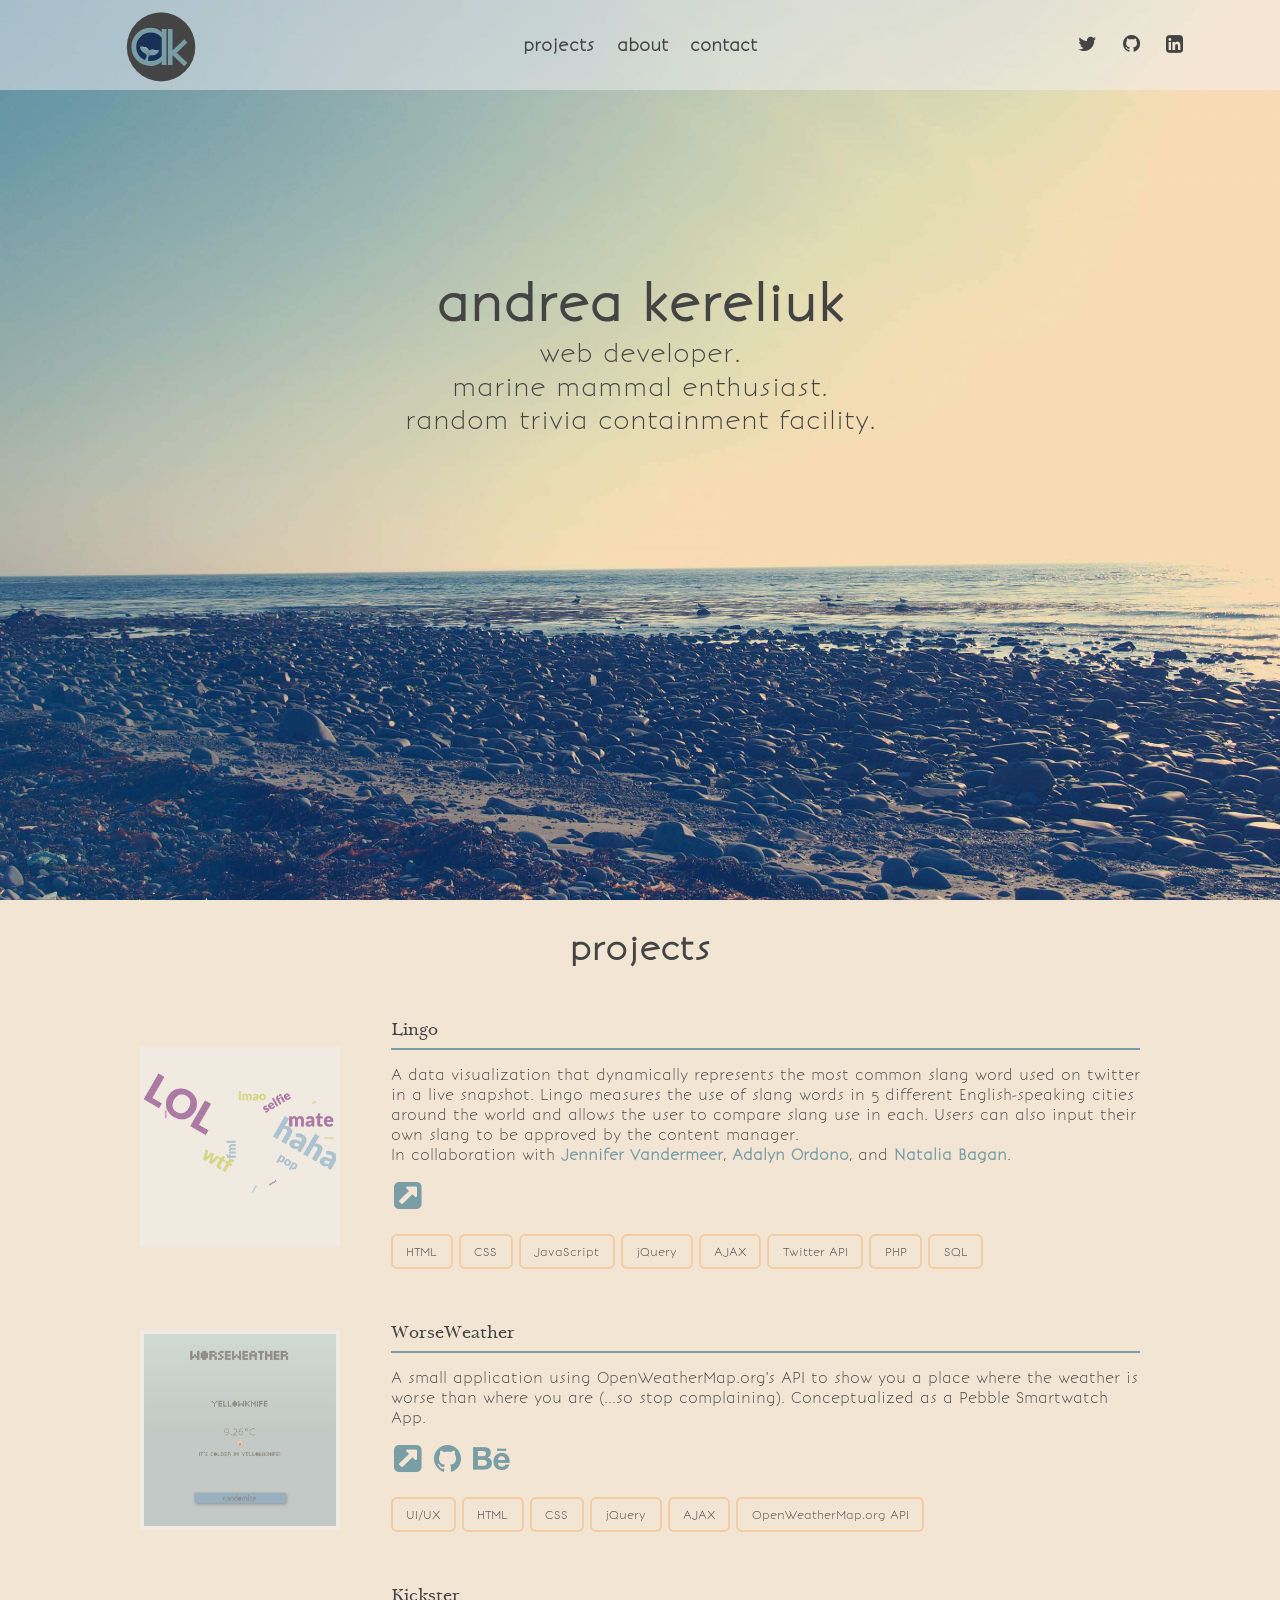
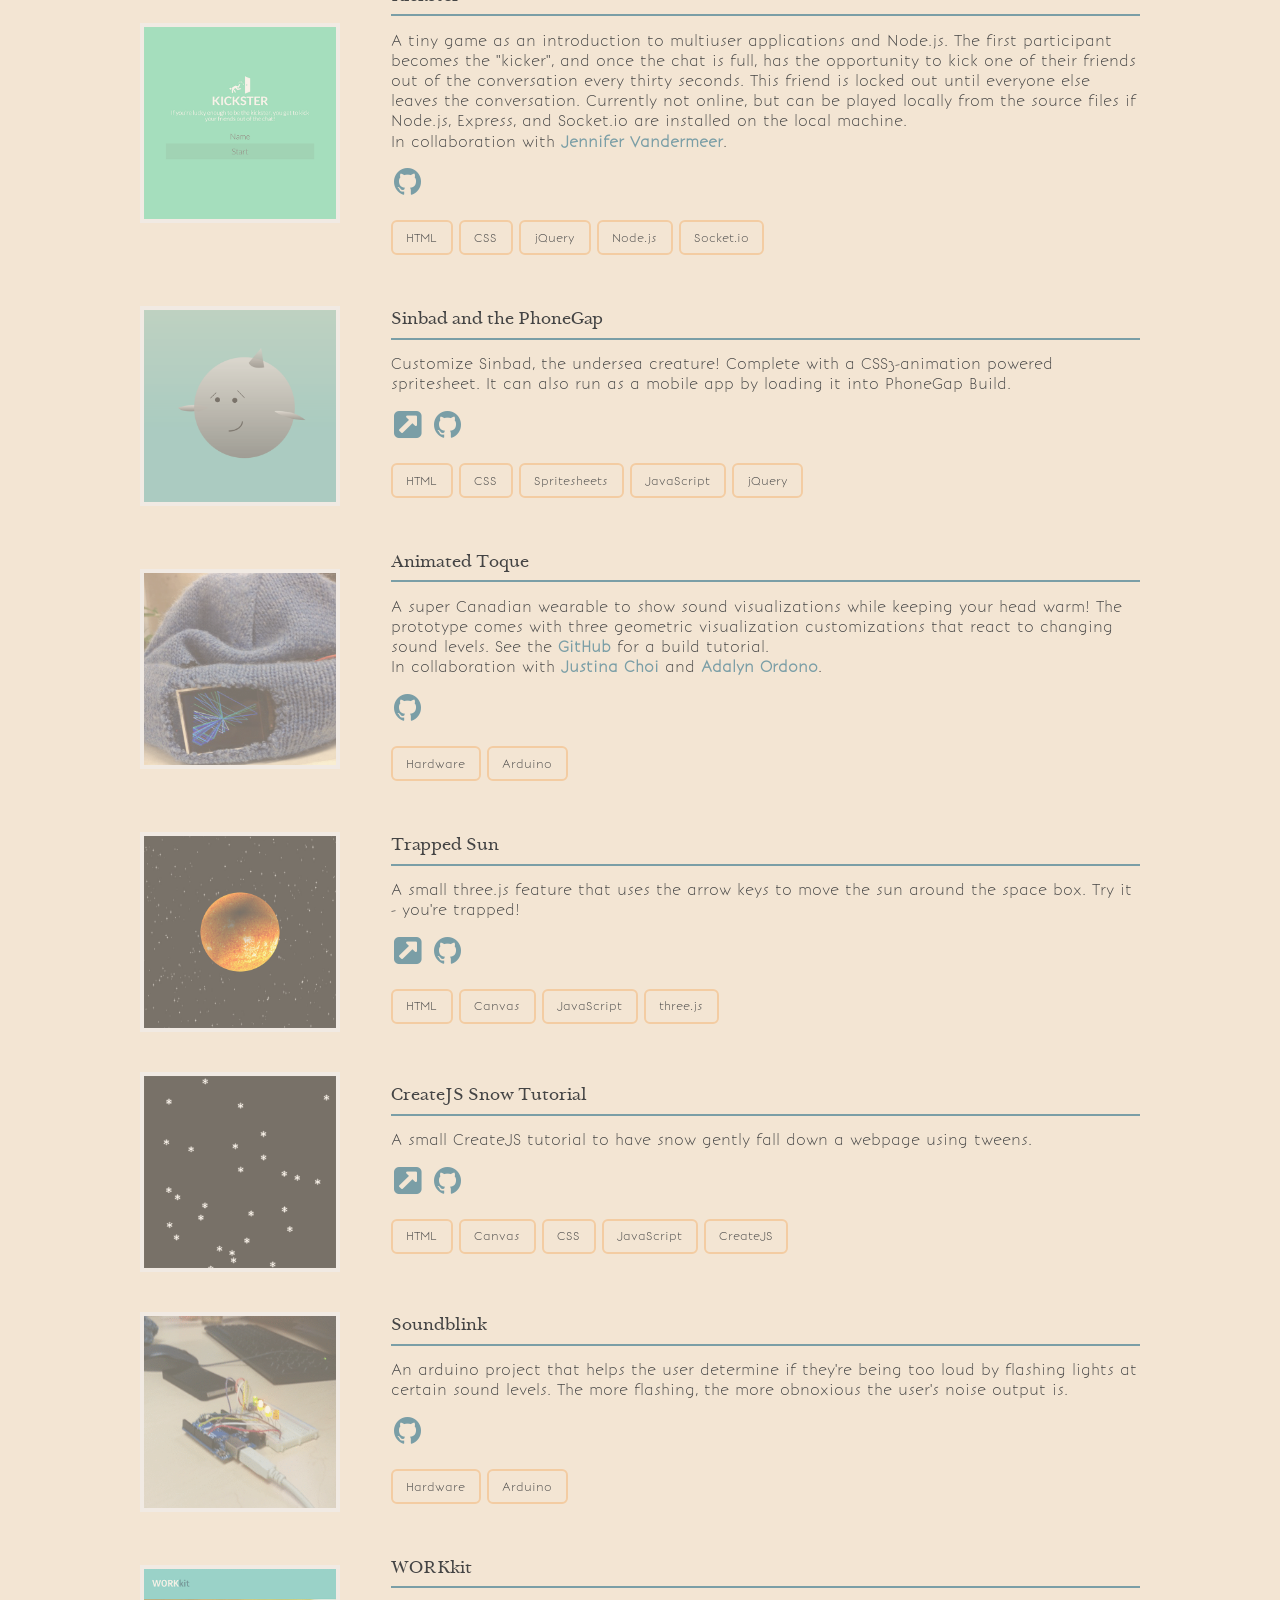
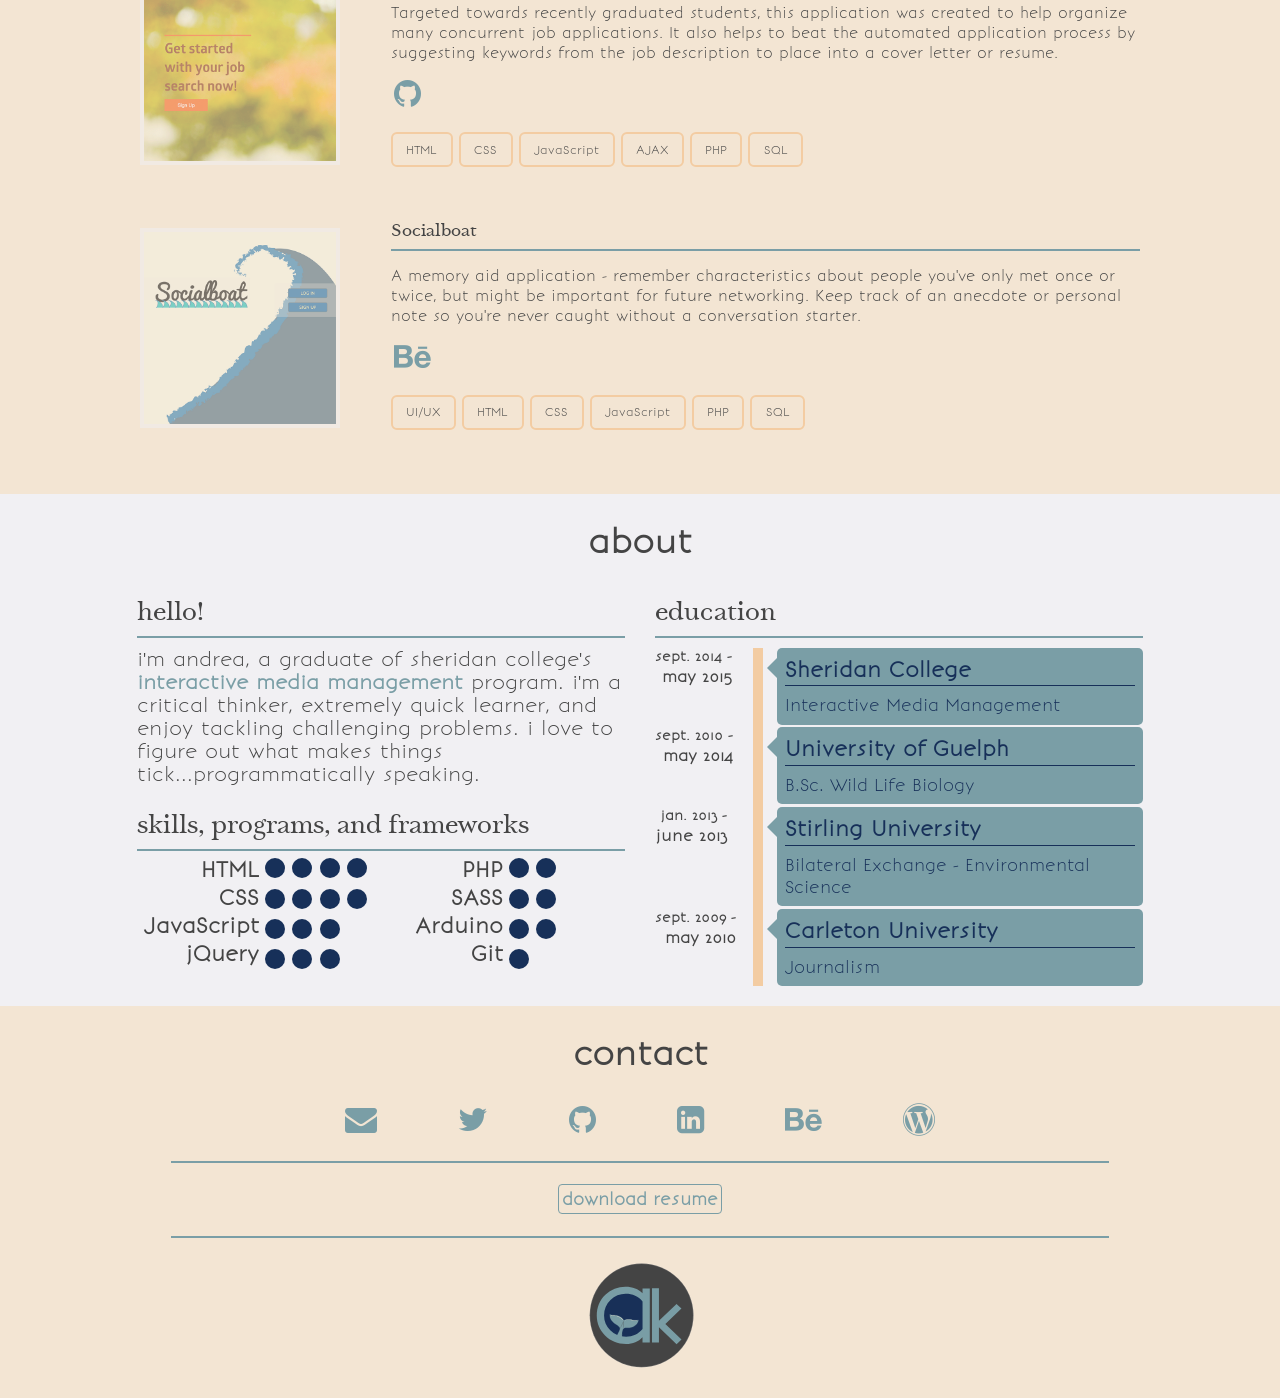
<file: index.html>
<!doctype html>
<html>
<head>
    <meta charset="utf-8">
    <meta name="viewport" content="width=device-width, initial-scale=1.0" />

    <title>Andrea Kereliuk</title>
    <meta description="Website and portfolio of Andrea Kereliuk, a Toronto-based web developer passionate about learning, design, and marine mammals. One of those things is not like the other." />

    <!-- SEO TAGS -->
    <!-- for Google -->
    <meta name="keywords" content="web, developer, tech, design, ux, ui, designer, internet, html, css, javascript" />    
    <meta name="author" content="Andrea Kereliuk" />
    <meta name="copyright" content="Andrea Kereliuk" />
    <link rel="author" href="https://plus.google.com/104754644025445914372/">

    <!-- for Facebook -->          
    <meta property="og:title" content="Andrea Kereliuk" />
    <meta property="og:type" content="website" />
    <meta property="og:image" content="logo-og.png" />
    <meta property="og:url" content="http://andreakereliuk.com" />
    <meta property="og:description" content="Website and portfolio of Andrea Kereliuk, a Toronto-based web developer passionate about learning, design, and marine mammals. One of those things is not like the other." />

    <!-- for Twitter -->  
    <!-- do not edit this line (must say "summary") -->        
    <meta name="twitter:card" content="summary" /> 
    <meta name="twitter:title" content="Andrea Kereliuk" />
    <meta name="twitter:description" content="Toronto-based web developer." />
    <meta name="twitter:image" content="logo.2.og.png" />

    
    <!-- NORMALIZE.CSS -->
    <link rel="stylesheet" type="text/css" href="css/normalize.css" />
    <!-- BOOTSTRAP GRID CSS -->
    <link rel="stylesheet" href="css/bootstrap-grid-only.css" />
    <!-- RESPONSIVE NAV CSS -->
    <link rel="stylesheet" href="css/responsive-nav.css" />
    <!-- FONTAWESOME CSS -->
    <link rel="stylesheet" href="css/font-awesome-4.3.0/css/font-awesome.min.css" />
    <!-- CUSTOM -->
    <link rel="stylesheet" type="text/css" href="css/custom/style.css" />

    <!-- VIEWPORT UNITS POLYFILL for Android < 4.4 and IE < 8 -->
    <script src="js/prefixfree.min.js"></script>
    <script src="js/prefixfree.viewport-units.js"></script>

    <!-- jQUERY -->
    <script src="js/jquery-1.11.2.min.js"></script>
    <!-- RESPONSIVE NAV JS -->
    <script src="js/responsive-nav.min.js"></script>
    <!-- ANIMATE SCROLL CSS -->
    <script src="js/animatescroll.min.js"></script>


</head>

<body>

    <div class="container-fluid">

        <!-- TOP BAR -->
        <header id="top" class="row top-bar">
            <div class="col-sm-3 col-xs-2 icon-section">
                <img id="logo" class="top-logo" src="imgs/logo.svg" />
            </div>
            <div class="col-sm-6 col-xs-10 nav-bar">
                <nav class="nav-collapse">
                    <ul>
                        <li><a id="portfolio-button" href="#projects">projects</a></li>
                        <li><a id="about-button" href="#about">about</a></li>
                        <li><a id="contact-button" href="#contact">contact</a></li>
                    </ul>
                </nav>
            </div>
            <!-- SOCIAL BUTTONS FOR LARGER SCREENS -->
            <div class="col-sm-3 main-contact-buttons">
                <a href="https://twitter.com/andkerel" target="_blank"><i class="fa fa-twitter social-icon-nav"></i></a>
                <a href="https://github.com/andkerel" target="_blank"><i class="fa fa-github social-icon-nav"></i></a>
                <a href="https://www.linkedin.com/pub/andrea-kereliuk/a3/1ba/841" target="_blank"><i class="fa fa-linkedin-square social-icon-nav"></i></a>
            </div>
        </header>

        <!-- MAIN IMAGE -->
        <div class="row">
            <div class="col-xs-12 main-bg">
                <h1 class="main-name">andrea kereliuk</h1>
                <p class="main-tagline">web developer.</p>
                <p class="main-tagline">marine mammal enthusiast.</p>
                <p class="main-tagline">random trivia containment facility.</p>
            <!-- SOCIAL BUTTONS FOR SMALLER SCREENS -->
                <div class="mobile-contact-buttons">
                    <a href="https://twitter.com/andkerel" target="_blank"><i class="fa fa-twitter social-icon-below"></i></a>
                    <a href="https://github.com/andkerel" target="_blank"><i class="fa fa-github social-icon-below"></i></a>
                    <a href="https://www.linkedin.com/pub/andrea-kereliuk/a3/1ba/841" target="_blank"><i class="fa fa-linkedin-square social-icon-below"></i></a>
                </div>
            </div>
        </div>

        <!-- PORTFOLIO -->
        <div class="row portfolio-span">
            <div id="projects" class="col-xs-12 portfolio-display">
                <h2>projects</h2>
            </div>
        </div>

        <div class="row portfolio-span">
            <div class="col-xs-12 pro-item-wrapper opacity-effect">
                <div class="pro-img-holder">
                    <a href="http://jennifervandermeer.ca/lingo" target="_blank"><img class="opacity-img" src="imgs/projects/lingo.png" alt="Lingo Project Image"/></a>
                </div>
                <div class="pro-description">
                    <h3 class="pro-title">Lingo</h3>
                    <p>
                        A data visualization that dynamically represents the most common slang word used on twitter in a live snapshot. 
                        Lingo measures the use of slang words in 5 different English-speaking cities around the world and allows the user to compare slang use in each.
                        Users can also input their own slang to be approved by the content manager.<br />
                        In collaboration with <a href="http://jennifervandermeer.ca/" target="_blank">Jennifer Vandermeer</a>, <a href="http://adalynordono.com/" target="_blank">Adalyn Ordono</a>, and <a href="http://nataliabagan.com/" target="_blank">Natalia Bagan</a>.
                    </p>
                    <div class="pro-buttons">
                        <a href="http://jennifervandermeer.ca/lingo" target="_blank"><i class="fa fa-external-link-square social-icon-launch"></i></a>
                    </div>
                    <ul class="pro-tools">
                        <li>HTML</li>
                        <li>CSS</li>
                        <li>JavaScript</li>
                        <li>jQuery</li>
                        <li>AJAX</li>
                        <li>Twitter API</li>
                        <li>PHP</li>
                        <li>SQL</li>
                    </ul>
                </div>
            </div>
            <!-- ... -->
            <div class="col-xs-12 pro-item-wrapper opacity-effect">
                <div class="pro-img-holder">
                    <a href="http://andreakereliuk.com/worse-weather/" target="_blank"><img class="opacity-img" src="imgs/projects/worseweather.png" alt="WorseWeather Splash Page Image"/></a>
                </div>
                <div class="pro-description">
                    <h3 class="pro-title">WorseWeather</h3>
                    <p>
                        A small application using OpenWeatherMap.org's API to show you a place where the weather is worse than where you are 
                        (...so stop complaining). Conceptualized as a Pebble Smartwatch App.
                    </p>
                    <div class="pro-buttons">
                        <a href="http://andreakereliuk.com/worse-weather/" target="_blank"><i class="fa fa-external-link-square social-icon-launch"></i></a>
                        <a href="https://github.com/andkerel/worse-weather" target="_blank"><i class="fa fa-github social-icon-launch"></i></a>
                        <a href="https://www.behance.net/gallery/25003375/WorseWeather-for-Pebble" target="_blank"><i class="fa fa-behance social-icon-launch"></i></a>
                    </div>
                    <ul class="pro-tools">
                        <li>UI/UX</li>
                        <li>HTML</li>
                        <li>CSS</li>
                        <li>jQuery</li>
                        <li>AJAX</li>
                        <li>OpenWeatherMap.org API</li>
                    </ul>
                </div>
            </div>
            <!-- ... -->
            <div class="col-xs-12 pro-item-wrapper opacity-effect">
                <div class="pro-img-holder">
                    <a href="https://github.com/andkerel/kickster" target="_blank"><img class="opacity-img" src="imgs/projects/kickster.png" alt="Entry page to the Kickster multiuser application."/></a>
                </div>
                <div class="pro-description">
                    <h3 class="pro-title">Kickster</h3>
                    <p>
                        A tiny game as an introduction to multiuser applications and Node.js. The first participant becomes the "kicker", and once the chat is full,
                        has the opportunity to kick one of their friends out of the conversation every thirty seconds. This friend is locked out until everyone else leaves the conversation.
                        Currently not online, but can be played locally from the source files if Node.js, Express, and Socket.io are installed on the local machine. <br />
                        In collaboration with <a href="http://jennifervandermeer.ca/" target="_blank">Jennifer Vandermeer</a>.
                    </p>
                    <div class="pro-buttons">
                        <a href="https://github.com/andkerel/kickster" target="_blank"><i class="fa fa-github social-icon-launch"></i></a>
                    </div>
                    <ul class="pro-tools">
                        <li>HTML</li>
                        <li>CSS</li>
                        <li>jQuery</li>
                        <li>Node.js</li>
                        <li>Socket.io</li>
                    </ul>
                </div>
            </div>
            <!-- ... -->
            <div class="col-xs-12 pro-item-wrapper opacity-effect">
                <div class="pro-img-holder">
                    <a href="http://andreakereliuk.com/sinbad-and-the-phonegap/" target="_blank"><img class="opacity-img" src="imgs/projects/sinbad.png" alt="Sinbad the Undersea Creature"/></a>
                </div>
                <div class="pro-description">
                    <h3 class="pro-title">Sinbad and the PhoneGap</h3>
                    <p>
                        Customize Sinbad, the undersea creature! Complete with a CSS3-animation powered spritesheet. 
                        It can also run as a mobile app by loading it into PhoneGap Build. 
                    </p>
                    <div class="pro-buttons">
                        <a href="http://andreakereliuk.com/sinbad-and-the-phonegap/" target="_blank"><i class="fa fa-external-link-square social-icon-launch"></i></a>
                        <a href="http://github.com/andkerel/sinbad-and-the-phonegap" target="_blank"><i class="fa fa-github social-icon-launch"></i></a>
                    </div>
                    <ul class="pro-tools">
                        <li>HTML</li>
                        <li>CSS</li>
                        <li>Spritesheets</li>
                        <li>JavaScript</li>
                        <li>jQuery</li>
                    </ul>
                </div>
            </div>
            <!-- ... -->
            <div class="col-xs-12 pro-item-wrapper opacity-effect">
                <div class="pro-img-holder">
                    <a href="https://github.com/andkerel/animated-toque/" target="_blank"><img class="opacity-img" src="imgs/projects/hat.png" alt="Arduino prototype of an animated, interactive, sound-responsive hat"/></a>
                </div>
                <div class="pro-description">
                    <h3 class="pro-title">Animated Toque</h3>
                    <p>
                        A super Canadian wearable to show sound visualizations while keeping your head warm! 
                        The prototype comes with three geometric visualization customizations that react to changing sound levels.     
                        See the <a href="https://github.com/andkerel/animated-toque/">GitHub</a> for a build tutorial. <br />
                        In collaboration with <a href="http://justinachoi.com/" target="_blank">Justina Choi</a> and <a href="http://adalynordono.com/" target="_blank">Adalyn Ordono</a>.  
                    </p>
                    <div class="pro-buttons">
                         <a href="https://github.com/andkerel/animated-toque/" target="_blank"><i class="fa fa-github social-icon-launch"></i></a>
                    </div>
                    <ul class="pro-tools">
                        <li>Hardware</li>
                        <li>Arduino</li>
                    </ul>
                </div>
            </div>
            <!-- ... -->
            <div class="col-xs-12 pro-item-wrapper opacity-effect">
                <div class="pro-img-holder">
                    <a href="http://andreakereliuk.com/trapped-sun/" target="_blank"><img class="opacity-img" src="imgs/projects/trappedsun.png" alt="Trapped Sun Three.js Feature Photo"/></a>
                </div>
                <div class="pro-description">
                    <h3 class="pro-title">Trapped Sun</h3>
                    <p>
                        A small three.js feature that uses the arrow keys to move the sun around the space box. Try it - you're trapped!
                    </p>
                    <div class="pro-buttons">
                        <a href="http://andreakereliuk.com/trapped-sun/" target="_blank"><i class="fa fa-external-link-square social-icon-launch"></i></a>
                        <a href="https://github.com/andkerel/threejs-trapped-sun" target="_blank"><i class="fa fa-github social-icon-launch"></i></a>
                    </div>
                    <ul class="pro-tools">
                        <li>HTML</li>
                        <li>Canvas</li>
                        <li>JavaScript</li>
                        <li>three.js</li>
                    </ul>
                </div>
            </div>
            <!-- ... -->
            <div class="col-xs-12 pro-item-wrapper opacity-effect">
                <div class="pro-img-holder">
                    <a href="http://andreakereliuk.com/createjs-snow-tutorial/" target="_blank"><img class="opacity-img" src="imgs/projects/snowtutorial.png" alt="Snowflakes on a black background."/></a>
                </div>
                <div class="pro-description">
                    <h3 class="pro-title">CreateJS Snow Tutorial</h3>
                    <p>
                        A small CreateJS tutorial to have snow gently fall down a webpage using tweens.
                    </p>
                    <div class="pro-buttons">
                        <a href="http://andreakereliuk.com/createjs-snow-tutorial/" target="_blank"><i class="fa fa-external-link-square social-icon-launch"></i></a>
                        <a href="https://github.com/andkerel/createjs-snow-tutorial" target="_blank"><i class="fa fa-github social-icon-launch"></i></a>
                    </div>
                    <ul class="pro-tools">
                        <li>HTML</li>
                        <li>Canvas</li>
                        <li>CSS</li>
                        <li>JavaScript</li>
                        <li>CreateJS</li>
                    </ul>
                </div>
            </div>
            <!-- ... -->
            <div class="col-xs-12 pro-item-wrapper opacity-effect">
                <div class="pro-img-holder">
                    <a href="https://github.com/andkerel/obnoxious-sound-meter" target="_blank"><img class="opacity-img" src="imgs/projects/soundblink.gif" alt="An animated GIF of the Soundblink Arduino project showing blinking LED lights"/></a>
                </div>
                <div class="pro-description">
                    <h3 class="pro-title">Soundblink</h3>
                    <p>
                        An arduino project that helps the user determine if they're being too loud by flashing lights at certain sound levels. 
                        The more flashing, the more obnoxious the user's noise output is.
                    </p>
                    <div class="pro-buttons">
                         <a href="https://github.com/andkerel/obnoxious-sound-meter" target="_blank"><i class="fa fa-github social-icon-launch"></i></a>
                    </div>
                    <ul class="pro-tools">
                        <li>Hardware</li>
                        <li>Arduino</li>
                    </ul>
                </div>
            </div>
            <!-- ... -->
            <div class="col-xs-12 pro-item-wrapper opacity-effect">
                <div class="pro-img-holder">
                    <a href="https://github.com/andkerel/keyword-matcher" target="_blank"><img class="opacity-img" src="imgs/projects/workkit.png" alt="WORKkit splash page."/></a>
                </div>
                <div class="pro-description">
                    <h3 class="pro-title">WORKkit</h3>
                    <p>
                    Targeted towards recently graduated students, this application was created to help organize many concurrent job applications. 
                    It also helps to beat the automated application process by suggesting keywords from the job description to place into a cover letter or resume. 
                    </p>
                    <div class="pro-buttons">
                        <a href="https://github.com/andkerel/keyword-matcher" target="_blank"><i class="fa fa-github social-icon-launch"></i></a>
                    </div>
                    <ul class="pro-tools">
                        <li>HTML</li>
                        <li>CSS</li>
                        <li>JavaScript</li>
                        <li>AJAX</li>
                        <li>PHP</li>
                        <li>SQL</li>
                    </ul>
                </div>
            </div>
            <!-- ... -->
            <div class="col-xs-12 pro-item-wrapper opacity-effect">
                <div class="pro-img-holder">
                    <a href="https://www.behance.net/gallery/22893729/Socialboat-Web-Application-Project" target="_blank"><img class="opacity-img" src="imgs/projects/socialboat.png" alt="Socialboat's landing page with a logo and a wave background."/></a>
                </div>
                <div class="pro-description">
                    <h3 class="pro-title">Socialboat</h3>
                    <p>
                        A memory aid application - remember characteristics about people you've only met once or twice, 
                        but might be important for future networking. Keep track of an anecdote or personal note so you're 
                        never caught without a conversation starter.
                    </p>
                    <div class="pro-buttons">
                        <a href="https://www.behance.net/gallery/22893729/Socialboat-Web-Application-Project" target="_blank"><i class="fa fa-behance social-icon-launch"></i></a>
                    </div>
                    <ul class="pro-tools">
                        <li>UI/UX</li>
                        <li>HTML</li>
                        <li>CSS</li>
                        <li>JavaScript</li>
                        <li>PHP</li>
                        <li>SQL</li>
                    </ul>
                </div>
            </div>
            <!-- ... -->
            </div>
        </div>

        <!-- ABOUT -->
        <div class="row">
            <div id="about" class="col-xs-12 about-display">
                <h2>about</h2>
                <div class="col-lg-1"></div>
                <div class="col-lg-10 about-wrapper">
                    <div class="about-description col-xs-12 col-sm-6">
                        <!-- intro -->
                        <h3>hello!</h3>
                        <p class="description-text">
                            i'm andrea, a graduate of sheridan college's
                            <a href="https://www.sheridancollege.ca/academics/programs-and-courses/interactive-media-management.aspx">interactive media management</a>
                             program. i'm a critical thinker, extremely quick learner, and enjoy tackling challenging problems.
                             i love to figure out what makes things tick...programmatically speaking.
                        </p>
                        <!-- skills -->
                        <h3>skills, programs, and frameworks</h3>
                        <div class="col-xs-4 col-sm-6 skills-section skill-names">
                            <p class="skill-single">HTML</p><br>
                            <p class="skill-single">CSS</p><br>
                            <p class="skill-single">JavaScript</p><br>
                            <p class="skill-single">jQuery</p>
                        </div>
                        <div class="col-xs-8 col-sm-6 skills-section">
                            <div class="sk-dot"></div><div class="sk-dot"></div><div class="sk-dot"></div><div class="sk-dot"></div><br>
                            <div class="sk-dot"></div><div class="sk-dot"></div><div class="sk-dot"></div><div class="sk-dot"></div><br>
                            <div class="sk-dot"></div><div class="sk-dot"></div><div class="sk-dot"></div><br>
                            <div class="sk-dot"></div><div class="sk-dot"></div><div class="sk-dot"></div>
                        </div>
                        <div class="col-xs-4 col-sm-6 skills-section-two skill-names">
                            <p class="skill-single">PHP</p><br>
                            <p class="skill-single">SASS</p><br>
                            <p class="skill-single">Arduino</p><br>
                            <p class="skill-single">Git</p>
                        </div>
                        <div class="col-xs-8 col-sm-6 skills-section-two">
                            <div class="sk-dot"></div><div class="sk-dot"></div><br>
                            <div class="sk-dot"></div><div class="sk-dot"></div><br>
                            <div class="sk-dot"></div><div class="sk-dot"></div><br>
                            <div class="sk-dot"></div>
                        </div>
                    </div>
                    <div class="about-timeline col-xs-12 col-sm-6">
                        <!-- education -->
                        <h3>education</h3>
                        <ul class="cbp_tmtimeline">
                            <li>
                                <time class="cbp_tmtime"><span>sept. 2014 -</span> <span>may 2015</span></time>
                                <div class="cbp_tmlabel">
                                    <h2>Sheridan College</h2>
                                    <p>Interactive Media Management</p>
                                </div>
                            </li>
                            <li>
                                <time class="cbp_tmtime"><span>sept. 2010 -</span> <span>may 2014</span></time>
                                <div class="cbp_tmlabel">
                                    <h2>University of Guelph</h2>
                                    <p>B.Sc. Wild Life Biology</p>
                                </div>
                            </li>
                            <li>
                                <time class="cbp_tmtime"><span>jan. 2013 -</span> <span>june 2013</span></time>
                                <div class="cbp_tmlabel">
                                    <h2>Stirling University</h2>
                                    <p>Bilateral Exchange - Environmental Science</p>
                                </div>
                            </li>
                            <li>
                                <time class="cbp_tmtime"><span>sept. 2009 -</span> <span>may 2010</span></time>
                                <div class="cbp_tmlabel">
                                    <h2>Carleton University</h2>
                                    <p>Journalism</p>
                                </div>
                            </li>
                        </ul>
                    </div>
                </div>
                <div class="col-lg-1"></div>
            </div>
        </div>

        <!-- CONTACT -->
        <div class="row">
            <div id="contact" class="col-xs-12 contact-display">
                <h2>contact</h2>
                <a href="mailto:akereliuk@live.ca"><i class="fa fa-envelope fa-2x contact-icon"></i></a>
                <a href="https://twitter.com/andkerel" target="_blank"><i class="fa fa-twitter fa-2x contact-icon"></i></a>
                <a href="https://github.com/andkerel" target="_blank"><i class="fa fa-github fa-2x contact-icon"></i></a>
                <a href="https://www.linkedin.com/pub/andrea-kereliuk/a3/1ba/841" target="_blank"><i class="fa fa-linkedin-square fa-2x contact-icon"></i></a>
                <a href="http://www.behance.net/akereliuk" target="_blank"><i class="fa fa-behance fa-2x contact-icon"></i></a>
                <a href="http://www.andreakereliuk.com/blog" target="_blank"><i class="fa fa-wordpress fa-2x contact-icon"></i></a>
                <h3></h3>
                <a id="dl-resume-button" href="http://andreakereliuk.com/web-resume.pdf" target="_blank">download resume</a>
                <h3></h3>
                <img id="bottom-logo" src="imgs/logo.svg" />
            </div>
            </div>
        </div>
    </div>

    <!-- SCRIPTS -->
    <script src="js/script.js"></script>

    <!-- timeline styling courtesy of http://tympanus.net/codrops/2013/05/02/vertical-timeline/ -->
</body>
</html>
</file>
<file: css/responsive-nav.css>
/*! responsive-nav.js 1.0.38 by @viljamis */

.nav-collapse ul {
  margin: 0;
  padding: 0;
  width: 100%;
  display: block;
  list-style: none;
}

.nav-collapse li {
  width: 100%;
  display: block;
}

.js .nav-collapse {
  clip: rect(0 0 0 0);
  max-height: 0;
  position: absolute;
  display: block;
  overflow: hidden;
  zoom: 1;
}

.nav-collapse.opened {
  max-height: 9999px;
}

.nav-toggle {
  -webkit-tap-highlight-color: rgba(0,0,0,0);
  -webkit-touch-callout: none;
  -webkit-user-select: none;
  -moz-user-select: none;
  -ms-user-select: none;
  -o-user-select: none;
  user-select: none;
}

@media screen and (min-width: 40em) {
  .js .nav-collapse {
    position: relative;
  }
  .js .nav-collapse.closed {
    max-height: none;
  }
  .nav-toggle {
    display: none;
  }
}
</file>
<file: css/custom/style.css>
/* FONTS */
@font-face {
  font-family: 'bonvenocflight';
  src: url("fonts/BonvenoCF-Light-webfont.eot");
  src: url("fonts/BonvenoCF-Light-webfont.eot?#iefix") format("embedded-opentype"), url("fonts/BonvenoCF-Light-webfont.woff") format("woff"), url("fonts/BonvenoCF-Light-webfont.ttf") format("truetype"), url("fonts/BonvenoCF-Light-webfont.svg#bonvenocflight") format("svg");
  font-weight: normal;
  font-style: normal; }
@font-face {
  font-family: 'trystregular';
  src: url("fonts/Tryst-Regular-webfont.eot");
  src: url("fonts/Tryst-Regular-webfont.eot?#iefix") format("embedded-opentype"), url("fonts/Tryst-Regular-webfont.woff2") format("woff2"), url("fonts/Tryst-Regular-webfont.woff") format("woff"), url("fonts/Tryst-Regular-webfont.ttf") format("truetype"), url("fonts/Tryst-Regular-webfont.svg#trystregular") format("svg");
  font-weight: normal;
  font-style: normal; }
/* end fonts */
/*MAIN CSS*/
body {
  color: #444444;
  line-height: 1.4;
  background-color: #f3e5d3;
  font-family: bonvenocflight, Verdana, sans-serif;
  overflow-x: hidden; }

.container-fluid {
  padding: 0; }

.row {
  margin: 0; }

a {
  font-weight: bold;
  color: #7a9ea6;
  text-decoration: none; }

a:hover {
  color: #444444;
  -webkit-transition: color 0.3s;
  -moz-transition: color 0.3s;
  -o-transition: color 0.3s;
  transition: color 0.3s; }

h2 {
  font-size: 1.5em; }

h3 {
  margin-bottom: 0.25em;
  font-family: trystregular, Times, serif;
  font-weight: 100;
  font-size: 1.25em;
  border-bottom: 1px solid #7a9ea6;
  padding: 0.5% 0.5% 0.5% 1%;
  margin: 0 auto 1% auto; }

/*TOP BAR & NAV*/
.top-bar {
  font-family: bonvenocflight, Verdana, sans-serif;
  font-size: 0.75em;
  background: url("../../imgs/seashell-opacity.png") no-repeat center center fixed;
  -webkit-background-size: cover;
  -moz-background-size: cover;
  -o-background-size: cover;
  background-size: cover;
  vertical-align: middle;
  position: absolute;
  text-align: center;
  width: 100%;
  z-index: 10000;
  overflow: hidden;
  -webkit-transition: height 0.3s;
  -moz-transition: height 0.3s;
  -o-transition: height 0.3s;
  transition: height 0.3s; }

.icon-section {
  font-weight: bold;
  padding: 1%; }

.top-logo {
  width: 100%;
  margin: 1%;
  cursor: pointer;
  -webkit-transition: width 0.3s;
  -moz-transition: width 0.3s;
  -o-transition: width 0.3s;
  transition: width 0.3s; }

.nav-bar {
  font-weight: bold; }

.nav-collapse {
  text-align: right; }
  .nav-collapse ul li {
    font-size: 1.5em;
    display: inline-block;
    padding: 0.75em 0.75em 0.75em 0.75em; }
    .nav-collapse ul li a {
      text-decoration: none;
      color: #444444;
      -webkit-transition: color 100ms;
      -moz-transition: color 100ms;
      -o-transition: color 100ms;
      transition: color 100ms; }
    .nav-collapse ul li a:hover {
      border-bottom: 2px #173059 solid;
      color: #7a9ea6;
      -webkit-transition: color 100ms;
      -moz-transition: color 100ms;
      -o-transition: color 100ms;
      transition: color 100ms;
      -webkit-transition: border-bottom 100ms;
      -moz-transition: border-bottom 100ms;
      -o-transition: border-bottom 100ms;
      transition: border-bottom 100ms; }

.nav-toggle {
  text-align: right;
  float: right;
  padding: 15%;
  margin: 1%;
  text-decoration: none;
  color: #444444;
  background-image: url("../../imgs/menu.svg");
  -webkit-background-size: 100%;
  -moz-background-size: 100%;
  -o-background-size: 100%;
  background-size: 100%;
  background-position: center;
  -webkit-background-repeat: no-repeat;
  -moz-background-repeat: no-repeat;
  -o-background-repeat: no-repeat;
  background-repeat: no-repeat;
  -webkit-transition: transform 400ms;
  -moz-transition: transform 400ms;
  -o-transition: transform 400ms;
  transition: transform 400ms;
  -webkit-transition: display 300ms;
  -moz-transition: display 300ms;
  -o-transition: display 300ms;
  transition: display 300ms; }

.nav-toggle:hover {
  -ms-transform: rotate(90deg);
  -webkit-transform: rotate(90deg);
  -moz-transform: rotate(90deg);
  transform: rotate(90deg);
  -webkit-transition: transform 400ms;
  -moz-transition: transform 400ms;
  -o-transition: transform 400ms;
  transition: transform 400ms; }

.active {
  -ms-transform: rotate(90deg);
  -webkit-transform: rotate(90deg);
  -moz-transform: rotate(90deg);
  transform: rotate(90deg);
  -webkit-transition: transform 400ms;
  -moz-transition: transform 400ms;
  -o-transition: transform 400ms;
  transition: transform 400ms; }

.main-contact-buttons {
  display: none;
  -webkit-transition: display 300ms;
  -moz-transition: display 300ms;
  -o-transition: display 300ms;
  transition: display 300ms; }

.mobile-contact-buttons {
  display: inline-block;
  -webkit-transition: display 300ms;
  -moz-transition: display 300ms;
  -o-transition: display 300ms;
  transition: display 300ms; }

/* SPLASH IMG */
.main-bg {
  position: static;
  background: url("../../imgs/no-flight-edit-filter-sm.jpg") no-repeat;
  -webkit-background-size: cover;
  -moz-background-size: cover;
  -o-background-size: cover;
  background-size: cover;
  width: 100%;
  padding-top: 10vh;
  height: 100vh;
  z-index: 1;
  text-align: center;
  -webkit-transition: height 0.3s;
  -moz-transition: height 0.3s;
  -o-transition: height 0.3s;
  transition: height 0.3s;
  -webkit-transition: top 0.3s;
  -moz-transition: top 0.3s;
  -o-transition: top 0.3s;
  transition: top 0.3s; }

.main-name, .main-tagline {
  font-family: bonvenocflight, Verdana, sans-serif;
  margin: 0 auto;
  margin-top: 20vh;
  text-align: center;
  -webkit-transition: margin 0.3s;
  -moz-transition: margin 0.3s;
  -o-transition: margin 0.3s;
  transition: margin 0.3s; }

.main-name {
  font-size: 2.25em;
  color: #444444; }

.main-tagline {
  font-size: 1.25em;
  margin-top: 0;
  color: #444444; }

/*SOCIAL MEDIA ICONS - SMALL SCREEN SIZES*/
.mobile-contact-buttons {
  margin-top: 1em; }

.social-icon-below {
  margin: 0 1em 0 1em;
  font-size: 2em;
  color: #444444; }

.social-icon-below:hover {
  color: #7a9ea6;
  -webkit-transition: color 0.3s;
  -moz-transition: color 0.3s;
  -o-transition: color 0.3s;
  transition: color 0.3s; }

/*PORTFOLIO*/
.portfolio-span {
  width: 100%;
  text-align: center;
  margin: 0 auto 1em auto;
  -webkit-transition: width 0.3s;
  -moz-transition: width 0.3s;
  -o-transition: width 0.3s;
  transition: width 0.3s; }

.pro-item-wrapper {
  text-align: center;
  margin-bottom: 2em;
  border-radius: 5px;
  background-color: #F1F0F3; }

.opacity-img {
  width: 100%;
  border: 10px solid #f3e5d3;
  margin-top: 1em;
  -webkit-transition: opacity 0.8s;
  -moz-transition: opacity 0.8s;
  -o-transition: opacity 0.8s;
  transition: opacity 0.8s; }

.pro-title {
  font-size: 1.75em; }

.pro-tools {
  padding: 0; }
  .pro-tools li {
    display: inline-block;
    background: #f3cca2;
    font-size: 0.75em;
    border: 2px solid #F1F0F3;
    border-radius: 6px;
    padding: 1em 1.5em;
    margin-top: 0.5em; }

.pro-buttons {
  text-align: center;
  margin: 0 auto; }

.social-icon-launch {
  font-size: 2.5em;
  margin: 0 0.25em 0 0.25em; }

/*ABOUT*/
.about-display {
  text-align: center;
  font-family: bonvenocflight, Verdana, sans-serif;
  margin: 0 auto;
  background-color: #F1F0F3;
  padding-bottom: 0.83em;
  padding-left: 0;
  padding-right: 0; }

.description-text {
  font-size: 0.9em;
  line-height: 1.2;
  margin-top: 2%;
  -webkit-transition: all 0.3s;
  -moz-transition: all 0.3s;
  -o-transition: all 0.3s;
  transition: all 0.3s; }

.skills-section, .skills-section-two {
  text-align: left;
  padding: 0;
  -webkit-transition: all 0.3s;
  -moz-transition: all 0.3s;
  -o-transition: all 0.3s;
  transition: all 0.3s; }

.skills-section-two {
  padding-bottom: 1em; }

.skill-names {
  text-align: right; }

.skill-single {
  text-align: left;
  font-size: 0.9em;
  display: inline-block;
  margin: 0;
  padding-left: 0;
  -webkit-transition: all 0.3s;
  -moz-transition: all 0.3s;
  -o-transition: all 0.3s;
  transition: all 0.3s; }

.sk-dot {
  display: inline-block;
  width: 0.5em;
  height: 0.5em;
  border-radius: 8px;
  background-color: #173059;
  margin-left: 0.8em;
  -webkit-transition: width 0.3s;
  -moz-transition: width 0.3s;
  -o-transition: width 0.3s;
  transition: width 0.3s;
  -webkit-transition: width 0.3s;
  -moz-transition: width 0.3s;
  -o-transition: width 0.3s;
  transition: width 0.3s; }

.about-timeline h3 {
  margin-bottom: 2%; }

/*TIMELINE - http://tympanus.net/codrops/2013/05/02/vertical-timeline/*/
.cbp_tmtimeline {
  padding: 0;
  list-style: none;
  position: relative;
  width: 100%;
  margin: 2% 5% 0 5%;
  -webkit-transition: all 0.3s;
  -moz-transition: all 0.3s;
  -o-transition: all 0.3s;
  transition: all 0.3s; }

/* The line */
.cbp_tmtimeline:before {
  content: '';
  position: absolute;
  top: 0;
  bottom: 0;
  width: 10px;
  background: #f3cca2;
  left: 20%; }

.cbp_tmtimeline > li {
  position: relative; }

/* The date/time */
.cbp_tmtimeline > li .cbp_tmtime {
  display: block;
  position: absolute; }

.cbp_tmtimeline > li .cbp_tmtime span {
  display: block;
  text-align: right;
  font-weight: bold;
  -webkit-transition: all 0.3s;
  -moz-transition: all 0.3s;
  -o-transition: all 0.3s;
  transition: all 0.3s; }

.cbp_tmtimeline > li .cbp_tmtime span:first-child {
  font-size: 0.5em;
  color: #444444; }

.cbp_tmtimeline > li .cbp_tmtime span:last-child {
  font-size: 0.75em;
  color: #444444; }

/* Right content */
.cbp_tmtimeline > li .cbp_tmlabel {
  margin: 0 10% 0.5% 25%;
  background: #7a9ea6;
  color: #173059;
  padding: 0.5em;
  font-size: 0.75em;
  font-weight: 300;
  line-height: 0.75;
  position: relative;
  -webkit-border-radius: 5px;
  -moz-border-radius: 5px;
  -ms-border-radius: 5px;
  border-radius: 5px;
  text-align: left;
  -webkit-transition: all 0.3s;
  -moz-transition: all 0.3s;
  -o-transition: all 0.3s;
  transition: all 0.3s; }
  .cbp_tmtimeline > li .cbp_tmlabel p {
    margin: 0;
    margin-top: 0.5em;
    padding: 0; }

.cbp_tmtimeline > li .cbp_tmlabel h2 {
  margin: 0;
  padding-bottom: 0.5%;
  border-bottom: 1px solid #173059;
  font-size: 1.25em;
  -webkit-transition: all 0.3s;
  -moz-transition: all 0.3s;
  -o-transition: all 0.3s;
  transition: all 0.3s; }

/* The triangle */
.cbp_tmtimeline > li .cbp_tmlabel:after {
  right: 100%;
  border: solid transparent;
  content: " ";
  height: 0;
  width: 0;
  position: absolute;
  pointer-events: none;
  border-right-color: #7a9ea6;
  border-width: 10px;
  top: 10px; }

/*end timeline*/
/*CONTACT*/
.contact-display {
  background-color: #f3e5d3;
  text-align: center; }

.contact-icon {
  padding: 0 2% 0 2%; }

.contact-display h3 {
  text-align: center;
  margin: 1% auto 2% auto;
  width: 75%;
  -webkit-transition: all 0.3s;
  -moz-transition: all 0.3s;
  -o-transition: all 0.3s;
  transition: all 0.3s; }

#bottom-logo {
  width: 15%;
  margin-bottom: 2%;
  -webkit-transition: all 0.3s;
  -moz-transition: all 0.3s;
  -o-transition: all 0.3s;
  transition: all 0.3s;
  cursor: pointer; }

#dl-resume-button {
  border: 1px solid #7a9ea6;
  -webkit-border-radius: 4px;
  -moz-border-radius: 4px;
  -ms-border-radius: 4px;
  border-radius: 4px;
  margin: 1% 0 0 0;
  padding: 0.2em; }

#dl-resume-button:hover {
  background-color: #F1F0F3;
  -webkit-transition: background-color 0.3s;
  -moz-transition: background-color 0.3s;
  -o-transition: background-color 0.3s;
  transition: background-color 0.3s;
  color: #7a9ea6; }

/* WHEN background-size: cover NOT SUPPORTED i.e. some smaller older devices */
@media screen and (max-width: 320px) and (orientation: portrait) {
  body {
    background-color: #f3e5d3;
    font-weight: bold;
    padding: 0; }

  .container-fluid {
    padding: 0; }

  .row {
    margin-right: 0px;
    margin-left: 0px; }

  .top-bar {
    position: static;
    background: none;
    background-color: #f3e5d3; }

  .top-logo {
    width: 50px;
    vertical-align: middle; }

  .main-bg {
    position: static;
    background: url("../../imgs/no-flight-edit-filter-xs.jpg") no-repeat;
    -webkit-background-size: auto 350px;
    -moz-background-size: auto 350px;
    -o-background-size: auto 350px;
    background-size: auto 350px;
    vertical-align: middle;
    top: auto;
    padding-top: 0;
    height: 350px;
    width: 100%;
    color: #444444; }

  .main-name {
    margin-top: 1em;
    position: satic;
    font-size: 1.5em;
    padding-top: 0; }

  .main-tagline {
    font-size: 1em;
    color: #444444; }

  .nav-toggle {
    padding: 20px; }

  .nav-toggle:hover {
    -ms-transform: rotate(0deg);
    -webkit-transform: 0rotate 0deg;
    -moz-transform: 0rotate 0deg;
    transform: rotate(0deg); }

  .active {
    -ms-transform: rotate(0deg);
    -webkit-transform: rotate(0deg);
    -moz-transform: 0 rotate(0deg);
    transform: 0 rotate(0deg); }

  .mobile-contact-buttons {
    margin-top: 0; }

  .social-icon-below {
    margin: 0 0.5em 0 0.5em;
    color: #444444; }

  .hover-caption {
    padding: 0; }

  .portfolio-span {
    width: 95%;
    margin: 0 auto; }

  .cbp_tmtimeline > li .cbp_tmlabel {
    margin: 0 0 0.5% 22%;
    font-size: 0.75em;
    line-height: 1.2;
    position: relative; }

  .cbp_tmtimeline {
    margin: 0 0 20px 0; }

  .cbp_tmtimeline > li .cbp_tmtime {
    width: 35%;
    padding-right: 60px; }

  .cbp_tmtimeline > li .cbp_tmlabel {
    left-margin: 15%; }

  .cbp_tmtimeline > li .cbp_tmlabel {
    left-margin: 15%; }

  .contact-display h3 {
    margin-bottom: 15px; }

  .contact-icon {
    padding: 0 0.5% 0 0.5%; }

  #bottom-logo {
    width: 75px;
    margin-bottom: 15px; } }
/*MIDDLEMAN MEDIA QUERIES*/
@media screen and (min-width: 20em) {
  .portfolio-span {
    width: 90%; }

  .nav-toggle {
    padding: 8.5%; }

  .main-tagline {
    color: #444444;
    -webkit-transition: color 0.3s;
    -moz-transition: color 0.3s;
    -o-transition: color 0.3s;
    transition: color 0.3s; }

  .opacity-img {
    width: 95%; }

  #bottom-logo {
    width: 20%; } }
@media screen and (min-width: 30em) {
  .portfolio-span {
    width: 80%; }

  .nav-toggle {
    padding: 7.5%; }

  .main-tagline {
    color: #444444;
    -webkit-transition: color 0.3s;
    -moz-transition: color 0.3s;
    -o-transition: color 0.3s;
    transition: color 0.3s; }

  .skills-section, .skills-section-two {
    width: 25%; } }
/*ABOVE RESPONSIVE MENU BREAK SIZE*/
@media screen and (min-width: 40em) {
  h2 {
    font-size: 2em; }

  .top-bar {
    height: 10vh;
    font-size: 1em;
    position: fixed;
    vertical-align: bottom;
    text-align: center;
    line-height: 10vh; }

  .top-bar-shrink {
    height: 5vh;
    font-size: 0.75em;
    line-height: 5vh;
    -webkit-transition: height 0.3s;
    -moz-transition: height 0.3s;
    -o-transition: height 0.3s;
    transition: height 0.3s;
    -webkit-transition: font 0.3s;
    -moz-transition: font 0.3s;
    -o-transition: font 0.3s;
    transition: font 0.3s; }

  .icon-section {
    padding: 0; }

  .top-logo {
    width: 10vh;
    vertical-align: middle; }

  .top-logo-shrink {
    width: 5vh;
    vertical-align: middle;
    -webkit-transition: width 0.3s;
    -moz-transition: width 0.3s;
    -o-transition: width 0.3s;
    transition: width 0.3s; }

  .nav-collapse {
    background: none;
    text-align: right; }
    .nav-collapse ul li {
      font-size: 1em;
      display: inline;
      padding: 0 0.5em 0.5em 0.5em; }
      .nav-collapse ul li a {
        -webkit-transition: color 200ms;
        -moz-transition: color 200ms;
        -o-transition: color 200ms;
        transition: color 200ms; }
      .nav-collapse ul li a:hover {
        border-bottom: 3px #173059 solid;
        -webkit-transition: color 200ms;
        -moz-transition: color 200ms;
        -o-transition: color 200ms;
        transition: color 200ms; }

  .main-bg {
    background: url("../../imgs/no-flight-edit-filter-sm.jpg") no-repeat center center fixed;
    -webkit-background-size: cover;
    -moz-background-size: cover;
    -o-background-size: cover;
    background-size: cover;
    width: 100%;
    z-index: 1; }

  .main-name {
    font-size: 3em;
    color: #444444;
    margin-top: 20vh;
    -webkit-transition: margin 0.3s;
    -moz-transition: margin 0.3s;
    -o-transition: margin 0.3s;
    transition: margin 0.3s; }

  .main-tagline {
    font-size: 1.5em;
    color: #444444; }

  .social-icon-below {
    color: #444444; }

  .portfolio-span {
    width: 68%;
    -webkit-transition: width 0.3s;
    -moz-transition: width 0.3s;
    -o-transition: width 0.3s;
    transition: width 0.3s; }

  .opacity-img {
    width: 60%; }

  .description-text {
    font-size: 1em; }

  .about-timeline h3 {
    text-align: left;
    font-size: 1.75em; }

  .skill-single {
    text-align: left;
    font-size: 1em;
    display: inline-block;
    margin: 0;
    padding-left: 0;
    font-weight: bolder; }

  .sk-dot {
    margin-left: 0.6em;
    width: 0.8em;
    height: 0.8em;
    border-radius: 36px; }

  .cbp_tmtimeline {
    margin: 0 0 0 0;
    padding: 0;
    list-style: none;
    position: relative;
    width: 100%; }

  .cbp_tmtimeline > li .cbp_tmtime span:first-child {
    font-size: 0.75em; }

  .cbp_tmtimeline > li .cbp_tmtime span:last-child {
    font-size: 0.9em; }

  .cbp_tmtimeline > li .cbp_tmlabel {
    margin: 0 5% 0.5% 22%;
    line-height: 1.4;
    font-size: 0.9em; }

  .cbp_tmtimeline:before {
    left: 17%; }

  .contact-icon {
    padding: 0 3% 0 3%; }

  #bottom-logo {
    width: 136px;
    margin-bottom: 2%; } }
/* Small devices (tablets, 768px and up) */
/* SOCIAL MEDIA ICONS BREAK SIZE - LARGE SCREEN SIZES*/
@media screen and (min-width: 768px) {
  h3 {
    border-width: 2px;
    padding-left: 0; }

  .nav-collapse {
    text-align: center; }

  .main-contact-buttons {
    display: block; }

  /*SOCIAL MEDIA ICONS*/
  .social-icon-nav {
    margin-left: 1em;
    font-size: 1.25em;
    color: #444444; }

  .social-icon-nav:hover {
    color: #7a9ea6;
    -webkit-transition: color 0.3s;
    -moz-transition: color 0.3s;
    -o-transition: color 0.3s;
    transition: color 0.3s; }

  .mobile-contact-buttons {
    display: none; }

  /*PORTFOLIO*/
  .portfolio-span {
    width: 98%; }

  .pro-item-wrapper {
    background: none;
    position: relative; }

  .opacity-img {
    width: 100%;
    text-align: right;
    margin-top: 0;
    border: 4px solid #F1F0F3;
    -webkit-transition: width 0.3s;
    -moz-transition: width 0.3s;
    -o-transition: width 0.3s;
    transition: width 0.3s;
    -webkit-transition: opacity 0.3s;
    -moz-transition: opacity 0.3s;
    -o-transition: opacity 0.3s;
    transition: opacity 0.3s; }

  .pro-img-holder {
    display: inline-block;
    width: 29.5%;
    max-width: 200px;
    margin: 0 auto;
    padding: 0;
    vertical-align: middle; }

  .pro-title {
    font-size: 1.2em; }

  .pro-description {
    width: 68%;
    text-align: left;
    display: inline-block;
    margin-left: 20px;
    vertical-align: middle; }
    .pro-description p {
      font-size: 0.9em; }

  .pro-buttons {
    text-align: left; }

  .pro-tools li {
    font-size: 0.7em;
    padding: 0.7em 1.2em;
    background: none;
    border-color: #f3cca2;
    border-width: 2px; }

  .social-icon-launch {
    font-size: 2em;
    margin: 0 0.05em 0 0.05em; }

  .about-description {
    text-align: left; }
    .about-description h3 {
      text-align: left;
      font-size: 1.75em; }

  .skills-section {
    padding: 0 0 0 0; }

  .sk-dot {
    margin-left: 0.2em;
    margin-right: 0.1em; }

  .cbp_tmtimeline {
    padding: 0;
    list-style: none;
    position: relative; }

  .cbp_tmtimeline > li .cbp_tmlabel {
    margin: 0 0 0.5% 28%; }

  .cbp_tmtimeline:before {
    left: 23%; } }
/*for portfolio item font sizes */
@media screen and (min-width: 850px) {
  .social-icon-launch {
    font-size: 2em;
    margin: 0 0.05em 0 0.05em; }

  .portfolio-tools li {
    font-size: 0.7em;
    background: #F1F0F3;
    opacity: 0.85; }

  .sk-dot {
    margin-left: 0.3em;
    margin-right: 0.15em; } }
/* Medium devices (desktops, 992px and up) */
@media screen and (min-width: 992px) {
  .portfolio-span {
    width: 900px; }

  .pro-description {
    margin-left: 45px;
    width: 70%; }

  .pro-img-holder {
    width: 200px; }

  .social-icon-launch {
    font-size: 2em;
    margin: 0 0.1em 0 0.1em; }

  .portfolio-tools li {
    font-size: 0.8em;
    background: #F1F0F3;
    opacity: 0.85; }

  .opacity-img {
    opacity: 0.5;
    width: 200px;
    -webkit-transition: width 0.3s;
    -moz-transition: width 0.3s;
    -o-transition: width 0.3s;
    transition: width 0.3s;
    -webkit-transition: opacity 0.8s;
    -moz-transition: opacity 0.8s;
    -o-transition: opacity 0.8s;
    transition: opacity 0.8s; }

  .opacity-return {
    opacity: 1; } }
/* Large devices (large desktops, 1200px and up) */
@media screen and (min-width: 1200px) {
  .portfolio-span {
    width: 1100px; }

  .about-display {
    text-align: center; }

  .description-text {
    font-size: 1.2em; }

  .skill-single {
    font-size: 1.25em; }

  .sk-dot {
    width: 1.25em;
    height: 1.25em;
    margin: 0.15em 0.05em 0.15em 0.4em; }

  .cbp_tmtimeline {
    width: 100%; }

  .cbp_tmtimeline > li .cbp_tmtime span:first-child {
    font-size: 0.8em; }

  .cbp_tmtimeline > li .cbp_tmtime span:last-child {
    font-size: 0.95em; }

  .cbp_tmtimeline:before {
    left: 20%; }

  .cbp_tmtimeline > li .cbp_tmlabel {
    margin: 0 0% 0.5% 25%;
    font-size: 1em; } }

/*# sourceMappingURL=style.css.map */
</file>
